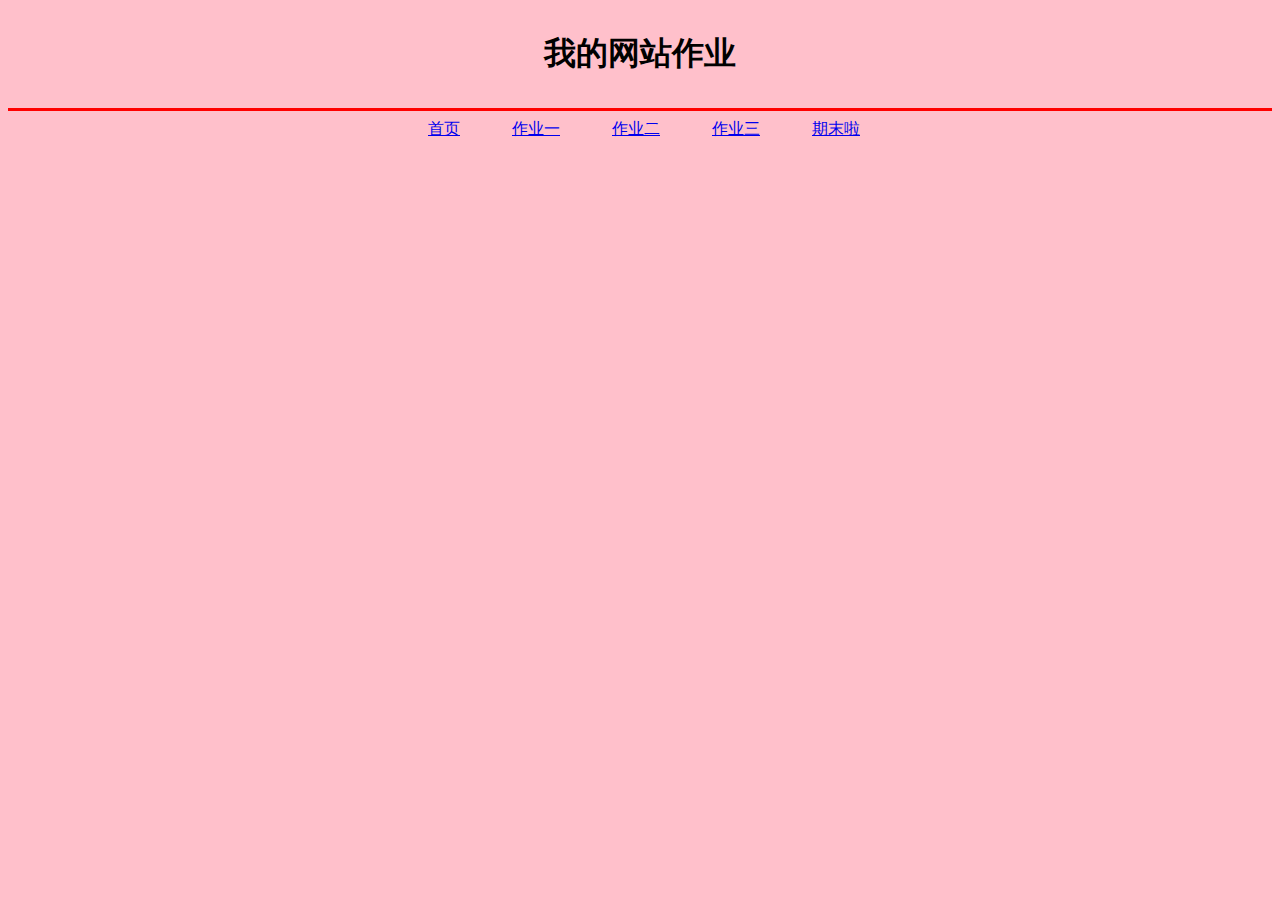
<file: index.html>
<!DOCTYPE html>
<html lang="en">
<head>
     <title>刘思露的个人主页</title>  
     <meta charset="utf-8">
     <style>
        body {
            background-image:url('https://timgsa.baidu.com/timg?image&quality=80&size=b9999_10000&sec=1606076536062&di=fc6f9505e8da0f5c49b932c467eebf2b&imgtype=0&src=http%3A%2F%2Fpic1.win4000.com%2Fwallpaper%2Fc%2F57a1529032f94.jpg');
     background-repeat:repeat-x;
        background-color: #ffc0cb;
    }
</style>
</head>
     <body>
        <h1><p align="center"><font color="black" face="楷体">我的网站作业</font></p></h1>
        <hr size="3px" color ="red">
		<center>&nbsp&nbsp<a href="刘思露.html">首页</a>
                &nbsp&nbsp&nbsp&nbsp&nbsp&nbsp&nbsp&nbsp&nbsp&nbsp&nbsp&nbsp<a href="https://liusilu731.github.io/lover/homework1/meishi.html">作业一</a>
	        &nbsp&nbsp&nbsp&nbsp&nbsp&nbsp&nbsp&nbsp&nbsp&nbsp&nbsp&nbsp<a href="https://liusilu731.github.io/lover/homework2/baidu.html">作业二</a>
		&nbsp&nbsp&nbsp&nbsp&nbsp&nbsp&nbsp&nbsp&nbsp&nbsp&nbsp&nbsp<a href="https://liusilu731.github.io/lover/homework3/index.html">作业三</a>
		&nbsp&nbsp&nbsp&nbsp&nbsp&nbsp&nbsp&nbsp&nbsp&nbsp&nbsp&nbsp<a href="https://liusilu731.github.io/lover/homeworklast/beauty.html">期末啦</a></center>
     
	     
	     
		</br>
		</br>
		</br>
		</br>
                </br>
		<center><font size ="5" face="楷体"  color="pink">欢迎来到思露的个人主页！！！</font></br>
		<font size ="5" face="楷体"  color="pink ">祝你每天都有好心情哦</font></br></center>
	 </body>
</html>
</file>
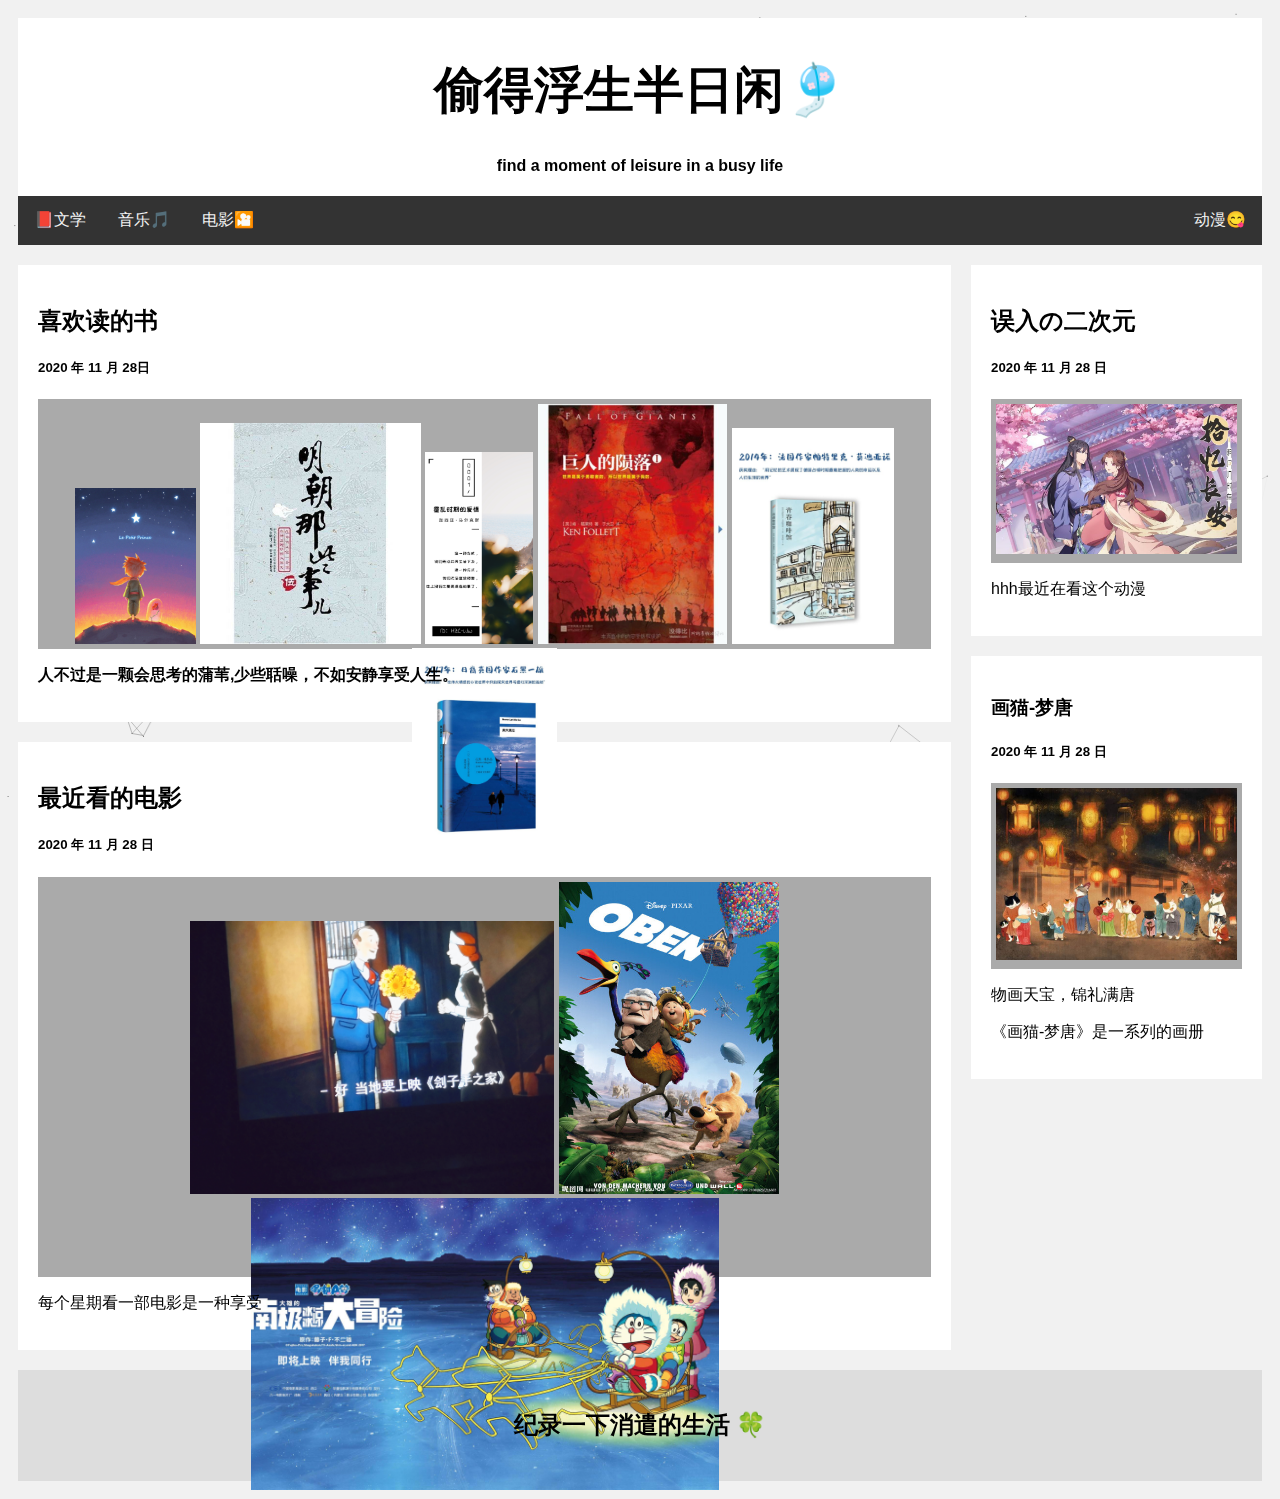
<file: homework3/book.html>
<!DOCTYPE html>
<html>
<head>
<meta charset="utf-8">
<title>偷得浮生半日闲👍</title>
<style>
* {
  box-sizing: border-box;
}
 
body {
  font-family: Arial;
  padding: 10px;
  background: #f1f1f1;
}
 
/* 头部标题 */
.header {
  padding: 5px;
  text-align: center;
  background: white;
}
 
.header h1 {
  font-size: 50px;
}
 
/* 导航条 */
.topnav {
  overflow: hidden;
  background-color: #333;
}
 
/* 导航条链接 */
.topnav a {
  float: left;
  display: block;
  color: #f2f2f2;
  text-align: center;
  padding: 14px 16px;
  text-decoration: none;
}
 
/* 链接颜色修改 */
.topnav a:hover {
  background-color: #ddd;
  color: black;
}
 

.leftcolumn {   
  float: left;
  width: 75%;
}
 
.rightcolumn {
  float: left;
  width: 25%;
  background-color: #f1f1f1;
  padding-left: 20px;
}
 
/* 图像部分 */
.fakeimg {
  background-color: #aaa;
    padding:5px;
  width: 100%;
 height: 250px;
}
    .fakeimg1 {
  background-color: #aaa;
    padding:5px;
  width: 100%;
 height: auto;
}
 
/* 文章卡片效果 */
.card {
  background-color: white;
  padding: 20px;
  margin-top: 20px;
}
 
/* 列后面清除浮动 */
.row:after {
  content: "";
  display: table;
  clear: both;
}
 
/* 底部 */
.footer {
  padding: 20px;
  text-align: center;
  background: #ddd;
  margin-top: 20px;
}
 
/* 响应式布局 - 屏幕尺寸小于 800px 时，两列布局改为上下布局 */
@media screen and (max-width: 800px) {
  .leftcolumn, .rightcolumn {   
    width: 100%;
    padding: 0;
  }
}
 
/* 响应式布局 -屏幕尺寸小于 400px 时，导航等布局改为上下布局 */
@media screen and (max-width: 400px) {
  .topnav a {
    float: none;
    width: 100%;
  }
}
    .bookborder{
        border:2px auto;
    }
</style>
</head>
<body>
    <script type="text/javascript" src="me.js" ></script>
<div class="header">
  <h1>偷得浮生半日闲🎐</h1>
  <p><strong>find a moment of leisure in a busy life</strong></p>
</div>

<div class="topnav">
  <a href="#">📕文学</a>
  <a href="#">音乐🎵</a>
  <a href="#">电影🎦</a>
  <a href="#" style="float:right">动漫😋</a>
</div>

<div class="row">
  <div class="leftcolumn">
    <div class="card">
      <h2>喜欢读的书</h2>
      <h5>2020 年 11 月 28日</h5>
      <div class="fakeimg" style="text-align: center"><img src="photo/5.jpg" height="65%">
          <img src="photo/11.jpg" height="92%">
        <img src="photo/14.png" height="80%">
        <img src="photo/15.jpg"  height="100%">
        <img src="photo/16.jpg" height="90%">
          <img src="photo/17.jpg"height="80%">
        </div>
      <p><strong>人不过是一颗会思考的蒲苇,少些聒噪，不如安静享受人生。</strong></p>
    
    </div>
    <div class="card">
      <h2>最近看的电影</h2>
      <h5>2020 年 11 月 28 日</h5>
      <div class="fakeimg" style="height:400px;text-align: center">
            <img src="photo/3.jpg" height="70%">
            <img src="photo/18.jpg" height="80%">
          <img src="photo/20.jpg"height="75%">
          
      </div>
      <p>每个星期看一部电影是一种享受</p>
    </div>
  </div>
  <div class="rightcolumn">
    <div class="card">
      <h2>误入の二次元</h2>
         <h5>2020 年 11 月 28 日</h5>
        <div class="fakeimg1"><img src="photo/8.jpg" width="100%"height="100%"></div>
      <p>hhh最近在看这个动漫</p>
    </div>
    <div class="card">
      <h3>画猫-梦唐</h3>
        <h5>2020 年 11 月 28 日</h5>
      <div class="fakeimg1"><img src="photo/9.jpg"width="100%"></div>
        <p>物画天宝，锦礼满唐</p>
        <p>《画猫-梦唐》是一系列的画册</p>
    </div>
  
  </div>
</div>

<div class="footer">
  <h2>纪录一下消遣的生活 🍀</h2>
</div>

</body>
</html>
</file>
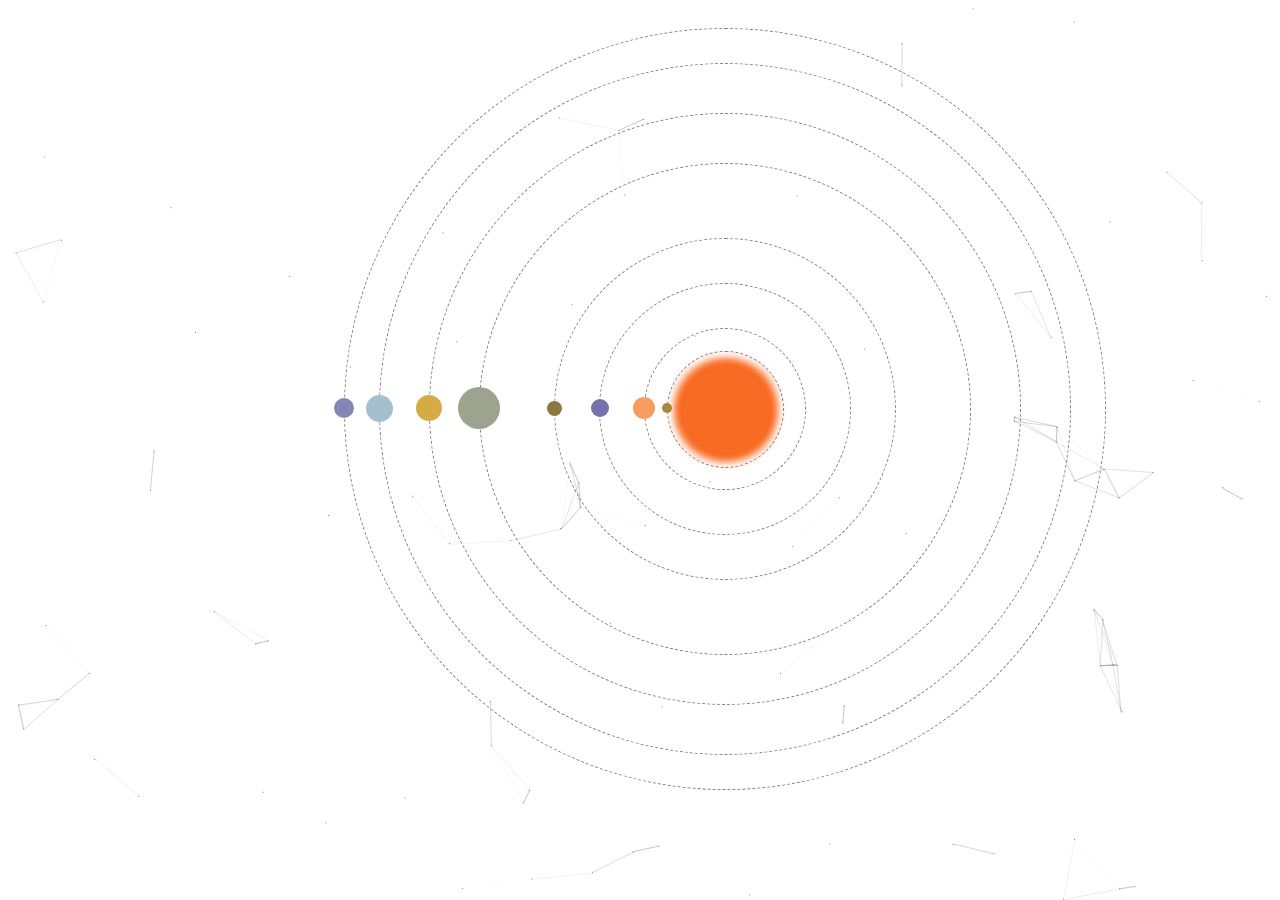
<file: homework3/太阳系.html>
<!doctype html>
<html>
<head>
<meta charset="utf-8">
 <style type = "text/css"> @import "太阳系.css"</style>
<title>太阳系</title>
</head>

<body>
      <script type="text/javascript" src="me.js" ></script>
<div class="solarsys" style="text-align: center">
<div class='sun'></div>
<div class='mercuryOrbit'></div>
<div class='mercury'></div>
<div class='venusOrbit'></div>
<div class='venus'></div>
<div class='earthOrbit'></div>
<div class='earth'></div>
<div class='marsOrbit'></div>
<div class='mars'></div>
<div class='jupiterOrbit'></div>
<div class='jupiter'></div>
<div class='saturnOrbit'></div>
<div class='saturn'></div>
<div class='uranusOrbit'></div>
<div class='uranus'></div>
<div class='neptuneOrbit'></div>
<div class='neptune'></div>
</div>
</body>
</html>
</file>
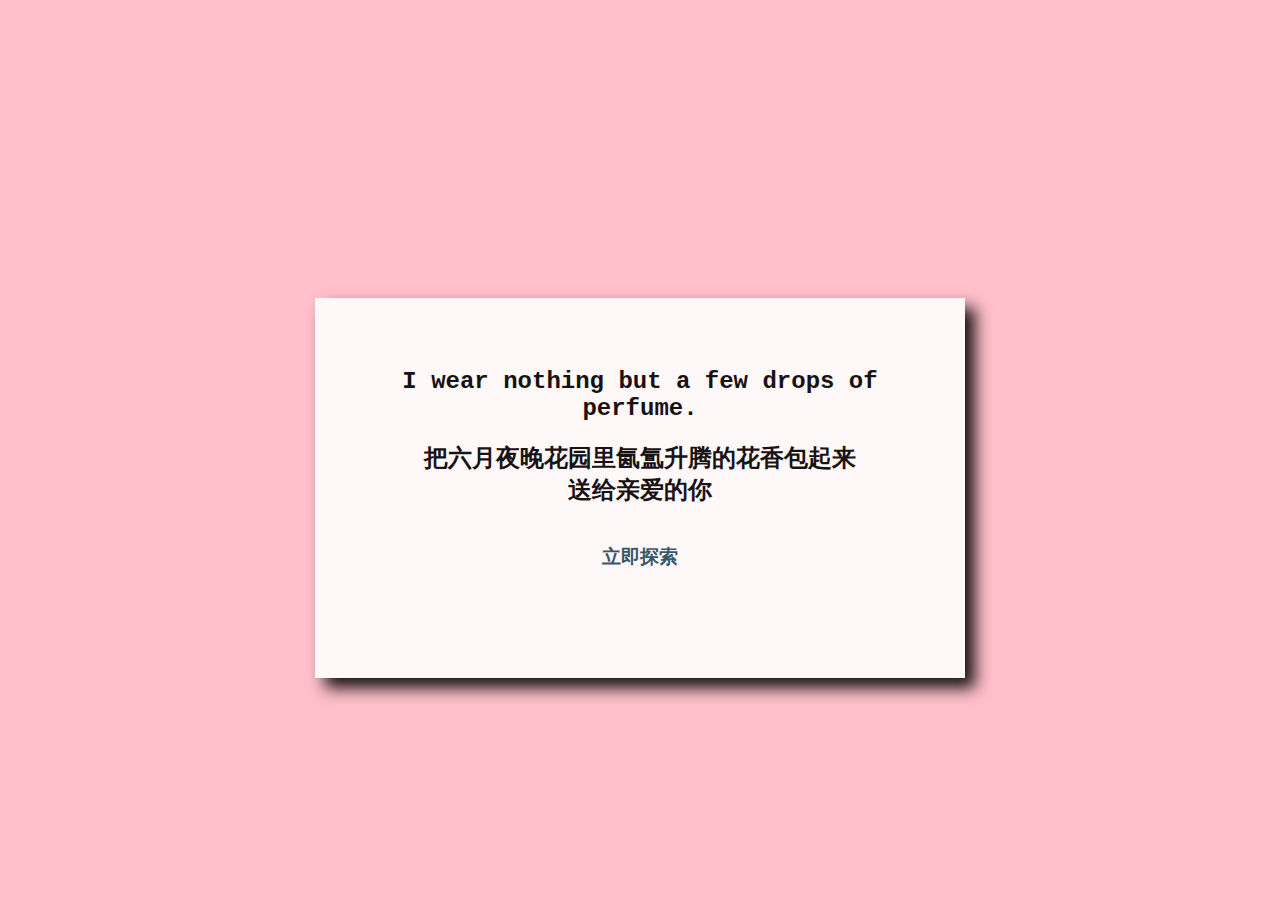
<file: homeworklast/beauty.html>
<!DOCTYPE html>  
<html lang="en">
<head>
  <title>我最爱的</title>
  <meta charset="utf-8">

<!--樱花特效在线引入-->
<script src="js/樱花.js"></script>

<style>
    body {
        background-image:url('https://timgsa.baidu.com/timg?image&quality=80&size=b9999_10000&sec=1606076536062&di=fc6f9505e8da0f5c49b932c467eebf2b&imgtype=0&src=http%3A%2F%2Fpic1.win4000.com%2Fwallpaper%2Fc%2F57a1529032f94.jpg');
        background-repeat:repeat-x;
        background-color: #ffc0cb;
        /* 设置背景颜色，背景图加载过程中会显示背景色 */
    }

    div.dialog-bz {
        width: 550px;
        height: 300px;
        margin: auto;
        margin-top: 200px;
        background-color: white;
        padding: 50px 50px 30px;
        box-shadow: 10px 10px 15px black;
        text-align: center;
        opacity:0.90;
        filter:alpha(opacity=90); /* IE8 及更早版本 */

    }

    .dialog-bz-btn {
        text-decoration: none;
        font-size: larger;
        color: #1f4e5f;
    }

    h2 {
        font-family: Courier New;
    }

    #start {
        width: 40px;
        height: 40px;
    }

    a:hover {
        background-color: #f4f7f7;
        padding: 10px;
    }
</style>
</head>
<body>
    <iframe frameborder="no" border="0" marginwidth="0" marginheight="0" width=330 height=86 src="//music.163.com/outchain/player?type=2&id=1410183071&auto=1&height=66"></iframe>
    
<div class="dialog-bz">
    <h2>I wear nothing but a few drops of perfume.</h2>
    <h2>把六月夜晚花园里氤氲升腾的花香包起来<br>送给亲爱的你</h2><br>
    <a href="introduce.html" class="dialog-bz-btn"><b>立即探索</b></a>
</div>


</body>
</html>
</file>
